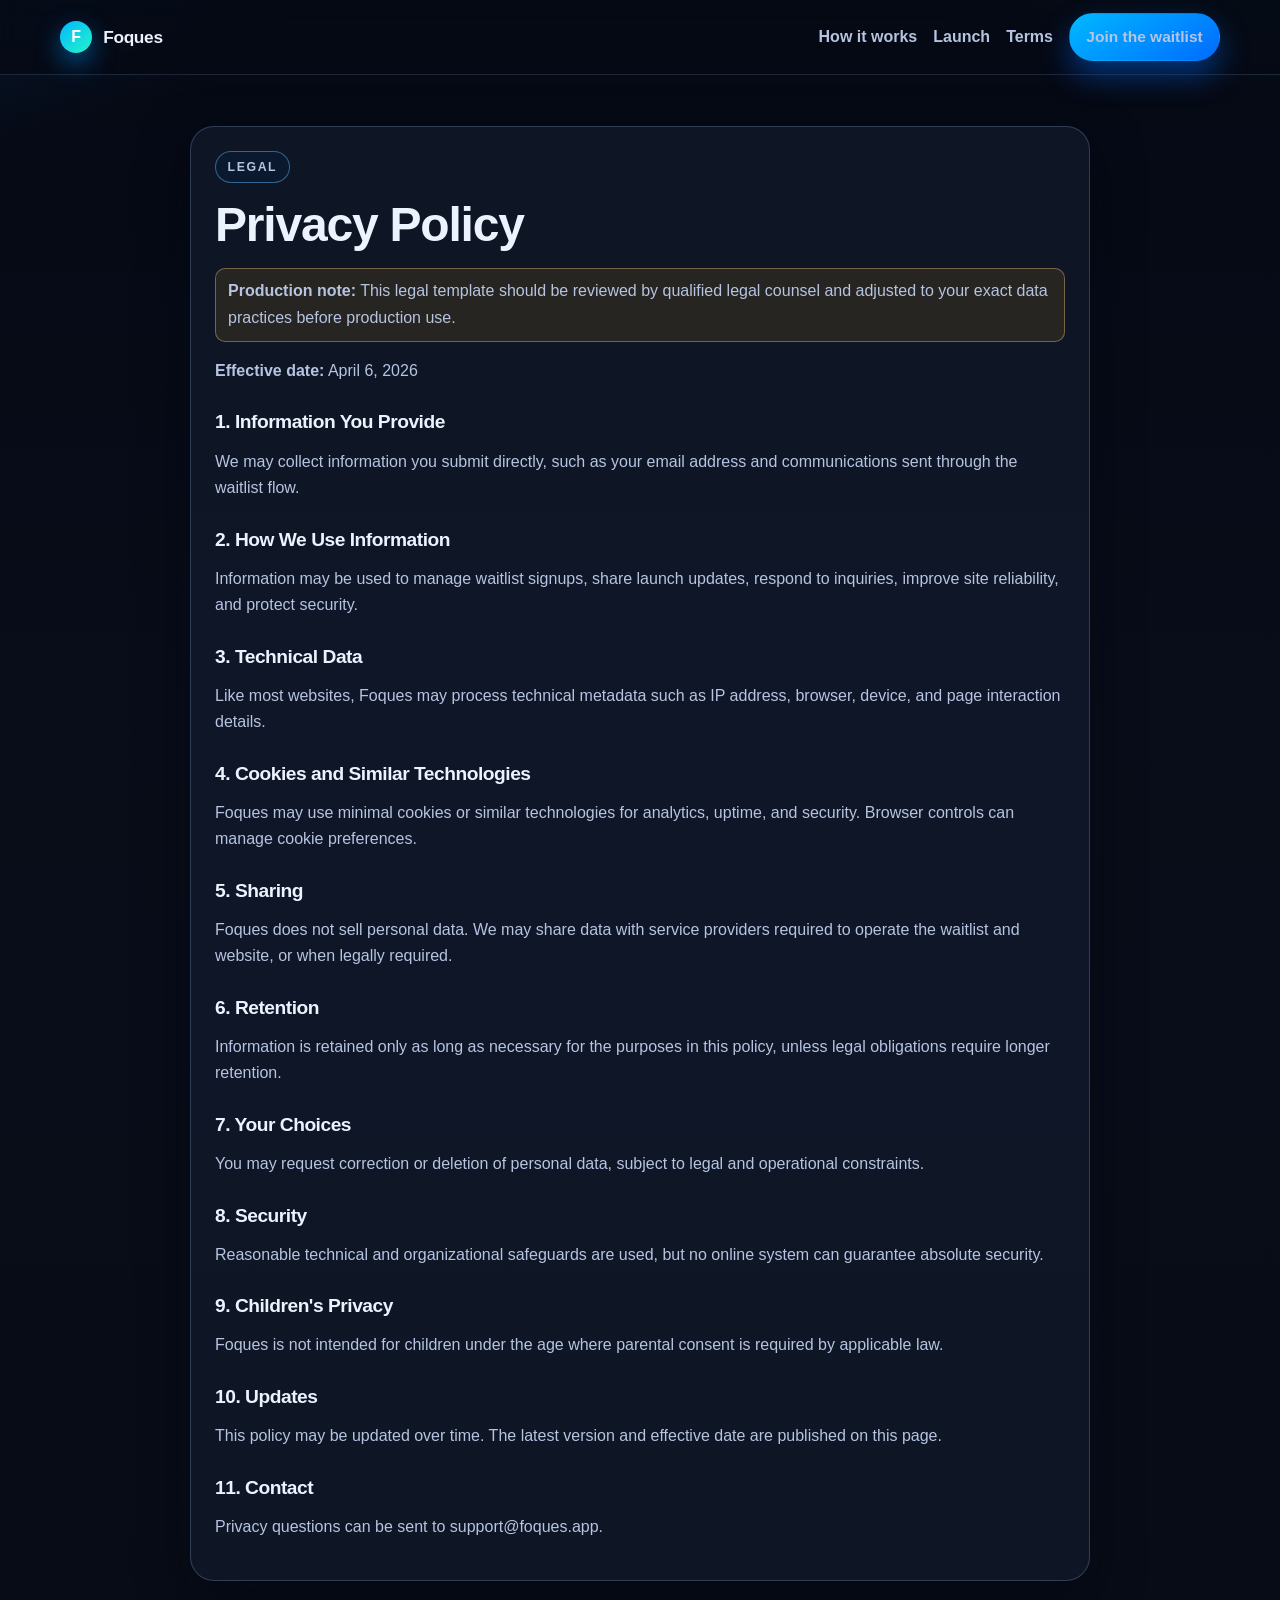
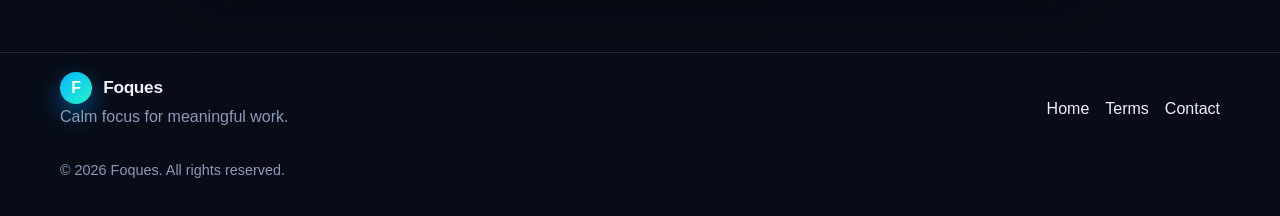
<file: privacy.html>
<!DOCTYPE html>
<html lang="en">
<head>
  <meta charset="UTF-8" />
  <meta name="viewport" content="width=device-width, initial-scale=1.0" />
  <title>Foques Privacy Policy | foques.app</title>
  <meta
    name="description"
    content="Read how Foques handles waitlist and website data, including collection, usage, retention, and your choices."
  />
  <meta property="og:title" content="Foques Privacy Policy" />
  <meta property="og:description" content="Privacy terms for the Foques website and waitlist." />
  <meta property="og:type" content="article" />
  <meta property="og:url" content="https://www.foques.app/privacy" />
  <meta property="og:site_name" content="Foques" />
  <meta property="og:image" content="https://www.foques.app/og-image.svg" />
  <meta property="og:image:alt" content="Foques launch preview" />
  <meta name="twitter:card" content="summary_large_image" />
  <meta name="twitter:image" content="https://www.foques.app/og-image.svg" />
  <meta name="theme-color" content="#060a14" />
  <link rel="canonical" href="https://www.foques.app/privacy" />
  <link rel="icon" href="favicon.svg" type="image/svg+xml" />
  <link rel="stylesheet" href="styles.css" />
</head>
<body>
  <header class="site-header">
    <div class="container nav-row">
      <a class="brand" href="index.html" aria-label="Foques home">
        <span class="brand-mark">F</span>
        <span class="brand-name">Foques</span>
      </a>
      <nav class="site-nav" aria-label="Primary navigation">
        <a href="index.html#how-it-works">How it works</a>
        <a href="index.html#launch">Launch</a>
        <a href="terms.html">Terms</a>
        <a class="button button-sm" href="index.html#waitlist">Join the waitlist</a>
      </nav>
    </div>
  </header>

  <main class="legal-main">
    <article class="container card legal-card">
      <p class="eyebrow">Legal</p>
      <h1>Privacy Policy</h1>
      <p class="legal-note">
        <strong>Production note:</strong> This legal template should be reviewed by qualified legal counsel and adjusted to your exact data practices before production use.
      </p>
      <p class="legal-updated"><strong>Effective date:</strong> April 6, 2026</p>

      <h2>1. Information You Provide</h2>
      <p>We may collect information you submit directly, such as your email address and communications sent through the waitlist flow.</p>

      <h2>2. How We Use Information</h2>
      <p>Information may be used to manage waitlist signups, share launch updates, respond to inquiries, improve site reliability, and protect security.</p>

      <h2>3. Technical Data</h2>
      <p>Like most websites, Foques may process technical metadata such as IP address, browser, device, and page interaction details.</p>

      <h2>4. Cookies and Similar Technologies</h2>
      <p>Foques may use minimal cookies or similar technologies for analytics, uptime, and security. Browser controls can manage cookie preferences.</p>

      <h2>5. Sharing</h2>
      <p>Foques does not sell personal data. We may share data with service providers required to operate the waitlist and website, or when legally required.</p>

      <h2>6. Retention</h2>
      <p>Information is retained only as long as necessary for the purposes in this policy, unless legal obligations require longer retention.</p>

      <h2>7. Your Choices</h2>
      <p>You may request correction or deletion of personal data, subject to legal and operational constraints.</p>

      <h2>8. Security</h2>
      <p>Reasonable technical and organizational safeguards are used, but no online system can guarantee absolute security.</p>

      <h2>9. Children's Privacy</h2>
      <p>Foques is not intended for children under the age where parental consent is required by applicable law.</p>

      <h2>10. Updates</h2>
      <p>This policy may be updated over time. The latest version and effective date are published on this page.</p>

      <h2>11. Contact</h2>
      <p>Privacy questions can be sent to <a href="mailto:support@foques.app">support@foques.app</a>.</p>
    </article>
  </main>

  <footer class="site-footer">
    <div class="container footer-row">
      <div>
        <a class="brand" href="index.html" aria-label="Foques home">
          <span class="brand-mark">F</span>
          <span class="brand-name">Foques</span>
        </a>
        <p class="footer-copy">Calm focus for meaningful work.</p>
      </div>
      <div class="footer-links">
        <a href="index.html">Home</a>
        <a href="terms.html">Terms</a>
        <a href="mailto:support@foques.app">Contact</a>
      </div>
    </div>
    <p class="container copyright">© 2026 Foques. All rights reserved.</p>
  </footer>
</body>
</html>
</file>
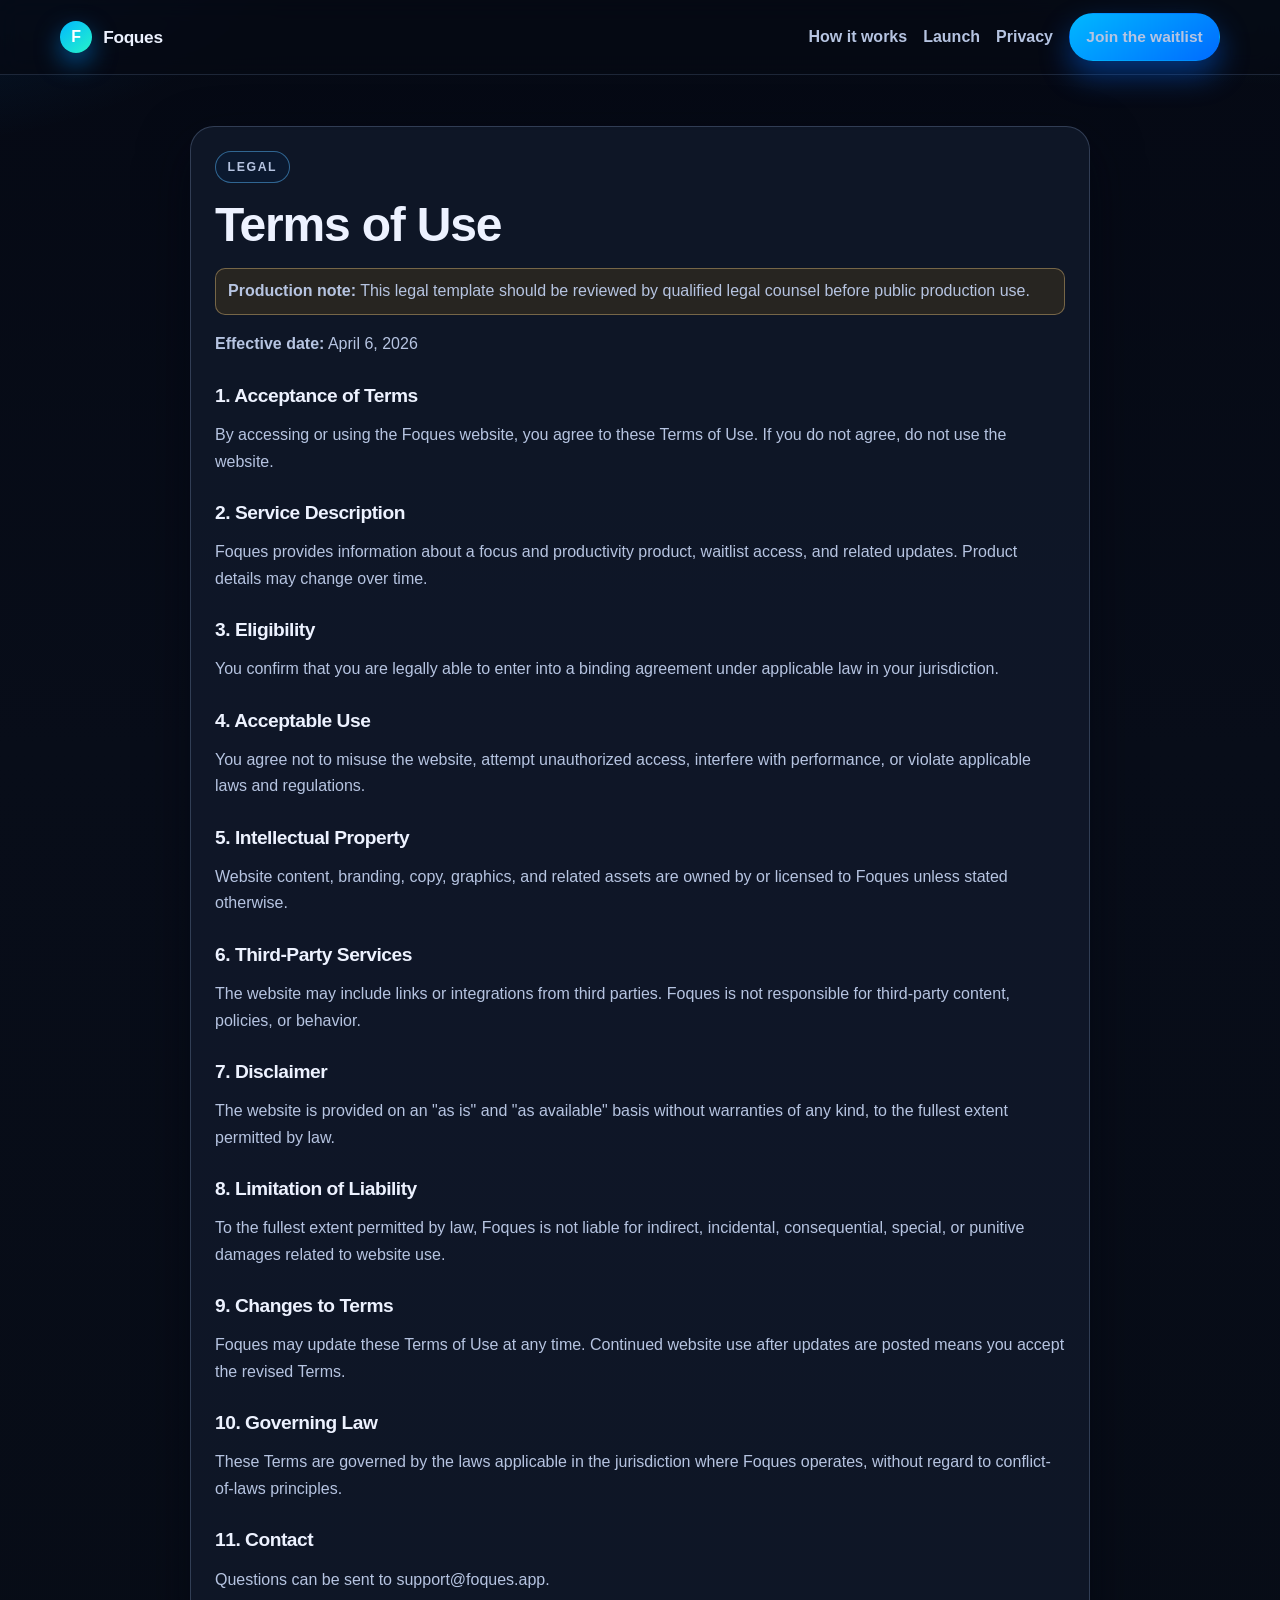
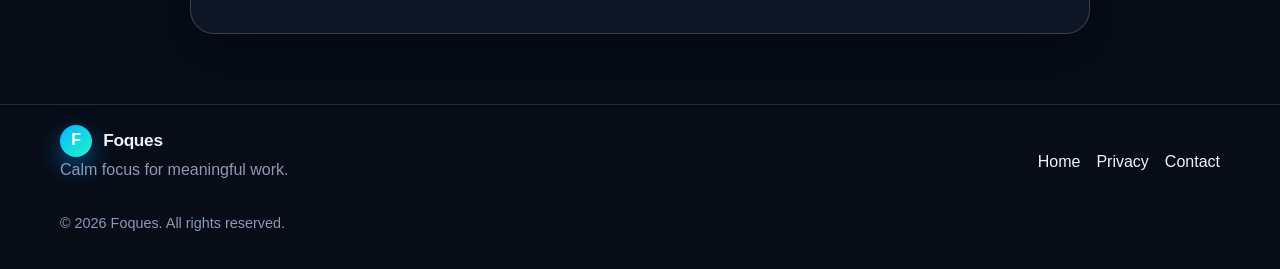
<file: terms.html>
<!DOCTYPE html>
<html lang="en">
<head>
  <meta charset="UTF-8" />
  <meta name="viewport" content="width=device-width, initial-scale=1.0" />
  <title>Foques Terms of Use | foques.app</title>
  <meta
    name="description"
    content="Read the Foques Terms of Use for website access rules, intellectual property, limitations, and contact details."
  />
  <meta property="og:title" content="Foques Terms of Use" />
  <meta property="og:description" content="Terms governing use of the Foques website and waitlist." />
  <meta property="og:type" content="article" />
  <meta property="og:url" content="https://www.foques.app/terms" />
  <meta property="og:site_name" content="Foques" />
  <meta property="og:image" content="https://www.foques.app/og-image.svg" />
  <meta property="og:image:alt" content="Foques launch preview" />
  <meta name="twitter:card" content="summary_large_image" />
  <meta name="twitter:image" content="https://www.foques.app/og-image.svg" />
  <meta name="theme-color" content="#060a14" />
  <link rel="canonical" href="https://www.foques.app/terms" />
  <link rel="icon" href="favicon.svg" type="image/svg+xml" />
  <link rel="stylesheet" href="styles.css" />
</head>
<body>
  <header class="site-header">
    <div class="container nav-row">
      <a class="brand" href="index.html" aria-label="Foques home">
        <span class="brand-mark">F</span>
        <span class="brand-name">Foques</span>
      </a>
      <nav class="site-nav" aria-label="Primary navigation">
        <a href="index.html#how-it-works">How it works</a>
        <a href="index.html#launch">Launch</a>
        <a href="privacy.html">Privacy</a>
        <a class="button button-sm" href="index.html#waitlist">Join the waitlist</a>
      </nav>
    </div>
  </header>

  <main class="legal-main">
    <article class="container card legal-card">
      <p class="eyebrow">Legal</p>
      <h1>Terms of Use</h1>
      <p class="legal-note">
        <strong>Production note:</strong> This legal template should be reviewed by qualified legal counsel before public production use.
      </p>
      <p class="legal-updated"><strong>Effective date:</strong> April 6, 2026</p>

      <h2>1. Acceptance of Terms</h2>
      <p>By accessing or using the Foques website, you agree to these Terms of Use. If you do not agree, do not use the website.</p>

      <h2>2. Service Description</h2>
      <p>Foques provides information about a focus and productivity product, waitlist access, and related updates. Product details may change over time.</p>

      <h2>3. Eligibility</h2>
      <p>You confirm that you are legally able to enter into a binding agreement under applicable law in your jurisdiction.</p>

      <h2>4. Acceptable Use</h2>
      <p>You agree not to misuse the website, attempt unauthorized access, interfere with performance, or violate applicable laws and regulations.</p>

      <h2>5. Intellectual Property</h2>
      <p>Website content, branding, copy, graphics, and related assets are owned by or licensed to Foques unless stated otherwise.</p>

      <h2>6. Third-Party Services</h2>
      <p>The website may include links or integrations from third parties. Foques is not responsible for third-party content, policies, or behavior.</p>

      <h2>7. Disclaimer</h2>
      <p>The website is provided on an "as is" and "as available" basis without warranties of any kind, to the fullest extent permitted by law.</p>

      <h2>8. Limitation of Liability</h2>
      <p>To the fullest extent permitted by law, Foques is not liable for indirect, incidental, consequential, special, or punitive damages related to website use.</p>

      <h2>9. Changes to Terms</h2>
      <p>Foques may update these Terms of Use at any time. Continued website use after updates are posted means you accept the revised Terms.</p>

      <h2>10. Governing Law</h2>
      <p>These Terms are governed by the laws applicable in the jurisdiction where Foques operates, without regard to conflict-of-laws principles.</p>

      <h2>11. Contact</h2>
      <p>Questions can be sent to <a href="mailto:support@foques.app">support@foques.app</a>.</p>
    </article>
  </main>

  <footer class="site-footer">
    <div class="container footer-row">
      <div>
        <a class="brand" href="index.html" aria-label="Foques home">
          <span class="brand-mark">F</span>
          <span class="brand-name">Foques</span>
        </a>
        <p class="footer-copy">Calm focus for meaningful work.</p>
      </div>
      <div class="footer-links">
        <a href="index.html">Home</a>
        <a href="privacy.html">Privacy</a>
        <a href="mailto:support@foques.app">Contact</a>
      </div>
    </div>
    <p class="container copyright">© 2026 Foques. All rights reserved.</p>
  </footer>
</body>
</html>
</file>
<file: styles.css>
:root {
  --bg: #060a14;
  --bg-elev: #0b1120;
  --panel: rgba(16, 24, 41, 0.88);
  --panel-soft: rgba(18, 27, 46, 0.62);
  --line: rgba(142, 166, 205, 0.28);
  --text: #edf2ff;
  --text-soft: #b6c4e1;
  --text-dim: #8a9ab8;
  --accent: #00b8ff;
  --accent-strong: #006bff;
  --accent-cyan: #26f4c9;
  --success: #36d399;
  --warning: #f6c177;
  --error: #ff808f;
  --radius-lg: 24px;
  --radius-md: 16px;
  --radius-sm: 12px;
  --max: 1160px;
  --shadow: 0 18px 50px rgba(1, 5, 16, 0.56);
}

* {
  box-sizing: border-box;
}

html {
  scroll-behavior: smooth;
}

body {
  margin: 0;
  color: var(--text);
  font-family: "Avenir Next", "Nunito Sans", "Segoe UI", sans-serif;
  line-height: 1.65;
  background:
    radial-gradient(90rem 60rem at -10% -10%, rgba(0, 146, 255, 0.24), transparent 35%),
    radial-gradient(75rem 45rem at 100% -10%, rgba(24, 220, 187, 0.2), transparent 38%),
    linear-gradient(180deg, #050914 0%, #080d19 40%, #070c16 100%);
  min-height: 100vh;
}

.ambient-orb {
  position: fixed;
  width: 24rem;
  height: 24rem;
  border-radius: 999px;
  filter: blur(90px);
  pointer-events: none;
  z-index: -1;
}

.orb-left {
  top: 6rem;
  left: -8rem;
  background: rgba(0, 184, 255, 0.26);
}

.orb-right {
  top: 20rem;
  right: -10rem;
  background: rgba(38, 244, 201, 0.2);
}

a {
  color: inherit;
  text-decoration: none;
}

a:hover {
  color: var(--accent);
}

p {
  margin: 0 0 1rem;
  color: var(--text-soft);
}

h1,
h2,
h3 {
  margin: 0 0 1rem;
  line-height: 1.1;
  letter-spacing: -0.025em;
}

h1 {
  font-size: clamp(2.25rem, 5.5vw, 4.5rem);
  max-width: 13ch;
}

h2 {
  font-size: clamp(1.7rem, 3.5vw, 3rem);
}

h3 {
  font-size: 1.16rem;
}

ul {
  margin: 0;
  padding-left: 1.1rem;
  color: var(--text-soft);
}

.container {
  width: min(var(--max), calc(100% - 2rem));
  margin: 0 auto;
}

.section {
  padding: 4.8rem 0;
}

.site-header {
  position: sticky;
  top: 0;
  z-index: 30;
  backdrop-filter: blur(12px);
  background: rgba(6, 10, 20, 0.78);
  border-bottom: 1px solid rgba(120, 145, 184, 0.22);
}

.nav-row {
  min-height: 74px;
  display: flex;
  align-items: center;
  justify-content: space-between;
  gap: 1rem;
}

.brand {
  display: inline-flex;
  align-items: center;
  gap: 0.7rem;
  font-weight: 800;
  letter-spacing: -0.02em;
}

.brand:hover {
  color: var(--text);
}

.brand-mark {
  width: 2rem;
  height: 2rem;
  display: grid;
  place-items: center;
  border-radius: 999px;
  color: white;
  background: linear-gradient(140deg, var(--accent), var(--accent-cyan));
  box-shadow: 0 10px 25px rgba(0, 148, 255, 0.52);
}

.brand-name {
  font-size: 1.08rem;
}

.site-nav {
  display: flex;
  align-items: center;
  flex-wrap: wrap;
  gap: 1rem;
}

.site-nav a {
  color: var(--text-soft);
  font-weight: 600;
}

.eyebrow {
  display: inline-block;
  margin-bottom: 1rem;
  padding: 0.3rem 0.72rem;
  border: 1px solid rgba(89, 186, 255, 0.48);
  border-radius: 999px;
  color: #bff4ff;
  font-size: 0.77rem;
  text-transform: uppercase;
  letter-spacing: 0.13em;
  font-weight: 700;
  background: rgba(10, 30, 56, 0.56);
}

.hero {
  padding-top: 5.6rem;
}

.hero-layout,
.offer-layout {
  display: grid;
  gap: 1.25rem;
  grid-template-columns: 1.1fr 0.9fr;
  align-items: start;
}

.lead {
  font-size: 1.15rem;
  max-width: 58ch;
}

.action-row {
  margin: 1.7rem 0 1rem;
  display: flex;
  gap: 0.75rem;
  flex-wrap: wrap;
}

.button {
  appearance: none;
  border: 1px solid transparent;
  border-radius: 999px;
  padding: 0.9rem 1.3rem;
  font-weight: 700;
  font-size: 0.97rem;
  display: inline-flex;
  align-items: center;
  justify-content: center;
  cursor: pointer;
  color: #f5f9ff;
  background: linear-gradient(145deg, var(--accent), var(--accent-strong));
  box-shadow: 0 14px 30px rgba(0, 107, 255, 0.45);
  transition: transform 0.18s ease, box-shadow 0.2s ease;
}

.button:hover {
  color: #f5f9ff;
  transform: translateY(-1px);
  box-shadow: 0 18px 36px rgba(0, 107, 255, 0.56);
}

.button:active {
  transform: translateY(0);
}

.button.ghost {
  background: rgba(20, 35, 61, 0.55);
  border-color: rgba(102, 188, 255, 0.46);
  box-shadow: none;
  color: #d7e5ff;
}

.button-sm {
  padding: 0.62rem 1.02rem;
}

.button-full {
  width: 100%;
}

.button[disabled] {
  opacity: 0.8;
  cursor: not-allowed;
}

.trust-line {
  padding-left: 1rem;
  display: grid;
  gap: 0.25rem;
}

.trust-line li {
  color: var(--text-soft);
}

.card {
  background: var(--panel);
  border: 1px solid var(--line);
  border-radius: var(--radius-lg);
  box-shadow: var(--shadow);
}

.hero-surface {
  padding: 1rem;
  background:
    linear-gradient(180deg, rgba(28, 44, 72, 0.72), rgba(14, 21, 37, 0.88)),
    var(--panel);
}

.surface-head {
  display: flex;
  gap: 0.45rem;
  margin-bottom: 0.95rem;
}

.surface-head span {
  width: 0.7rem;
  height: 0.7rem;
  border-radius: 999px;
  background: rgba(197, 215, 245, 0.6);
}

.surface-grid {
  display: grid;
  gap: 0.75rem;
}

.mini-panel {
  border-radius: var(--radius-md);
  border: 1px solid rgba(147, 175, 220, 0.28);
  background: rgba(8, 14, 25, 0.56);
  padding: 0.95rem;
}

.mini-panel.primary {
  background: linear-gradient(150deg, rgba(0, 128, 255, 0.38), rgba(24, 64, 148, 0.52));
}

.panel-label {
  margin: 0 0 0.45rem;
  text-transform: uppercase;
  font-weight: 700;
  letter-spacing: 0.11em;
  font-size: 0.73rem;
  color: #9eeeff;
}

.mini-panel h2,
.mini-panel h3 {
  font-size: 1.05rem;
  margin-bottom: 0.45rem;
}

.section-copy {
  max-width: 60ch;
}

.section-copy.narrow {
  max-width: 48ch;
}

.quiet {
  color: var(--text-dim);
}

.waitlist-card {
  padding: 1.4rem;
}

.offer-chip {
  display: inline-flex;
  align-items: center;
  padding: 0.34rem 0.72rem;
  border-radius: 999px;
  border: 1px solid rgba(38, 244, 201, 0.45);
  background: rgba(17, 70, 84, 0.44);
  color: #bcfff1;
  font-size: 0.82rem;
  margin-bottom: 0.85rem;
}

.waitlist-card form {
  display: grid;
  gap: 0.66rem;
}

.waitlist-card label {
  font-size: 0.89rem;
  font-weight: 600;
  color: #d3e2ff;
}

.waitlist-card input {
  border-radius: 12px;
  border: 1px solid rgba(138, 168, 212, 0.38);
  background: rgba(8, 13, 23, 0.7);
  color: #edf4ff;
  padding: 0.8rem 0.86rem;
  font-size: 1rem;
}

.waitlist-card input::placeholder {
  color: rgba(161, 181, 214, 0.82);
}

.honeypot {
  position: absolute;
  width: 1px;
  height: 1px;
  overflow: hidden;
  clip-path: inset(50%);
  white-space: nowrap;
}

.form-status {
  min-height: 1.75rem;
  margin-top: 0.9rem;
  margin-bottom: 0.7rem;
  padding: 0.45rem 0.62rem;
  border-radius: 10px;
  border: 1px solid transparent;
  color: var(--text-soft);
}

.form-status:empty {
  margin: 0;
  min-height: 0;
  padding: 0;
  border: 0;
}

.form-status.success {
  border-color: rgba(75, 205, 161, 0.45);
  background: rgba(20, 63, 53, 0.6);
  color: #b8f9e1;
}

.form-status.info {
  border-color: rgba(85, 177, 255, 0.5);
  background: rgba(15, 48, 96, 0.5);
  color: #d7efff;
}

.form-status.error {
  border-color: rgba(237, 114, 130, 0.45);
  background: rgba(86, 26, 39, 0.5);
  color: #ffd3d9;
}

.form-helper {
  margin: 0;
  color: var(--text-dim);
  font-size: 0.9rem;
}

.form-helper a {
  text-decoration: underline;
  text-decoration-color: rgba(150, 181, 233, 0.5);
  text-underline-offset: 2px;
}

.launch-card {
  padding: 1.5rem;
  text-align: center;
  background:
    radial-gradient(circle at top, rgba(0, 142, 255, 0.26), transparent 60%),
    var(--panel);
}

.launch-note {
  color: var(--text-dim);
  margin-bottom: 1.2rem;
}

.countdown-grid {
  display: grid;
  grid-template-columns: repeat(4, minmax(0, 1fr));
  gap: 0.7rem;
  margin: 1.2rem 0 1rem;
}

.time-box {
  border: 1px solid rgba(132, 161, 209, 0.3);
  background: rgba(9, 16, 30, 0.8);
  border-radius: var(--radius-md);
  padding: 0.85rem 0.55rem;
}

.time-value {
  display: block;
  font-size: clamp(1.7rem, 4vw, 2.6rem);
  line-height: 1;
  font-variant-numeric: tabular-nums;
  letter-spacing: -0.02em;
  min-height: 2.1rem;
}

.time-label {
  margin-top: 0.3rem;
  display: block;
  color: var(--text-dim);
  font-size: 0.78rem;
  text-transform: uppercase;
  letter-spacing: 0.1em;
}

.release-state {
  margin: 1.3rem auto;
  max-width: 34rem;
  border: 1px solid rgba(73, 224, 164, 0.4);
  background: rgba(16, 60, 49, 0.52);
  border-radius: var(--radius-md);
  padding: 0.95rem;
}

.release-state h3 {
  margin-bottom: 0.4rem;
}

.launch-support {
  margin-bottom: 0;
}

.benefit-grid {
  display: grid;
  grid-template-columns: repeat(3, minmax(0, 1fr));
  gap: 0.9rem;
}

.benefit-card {
  padding: 1.05rem;
  border-radius: var(--radius-md);
  background: var(--panel-soft);
}

.benefit-card h3 {
  margin-bottom: 0.5rem;
}

.steps-grid {
  display: grid;
  grid-template-columns: repeat(3, minmax(0, 1fr));
  gap: 0.9rem;
}

.step-card {
  padding: 1.1rem;
  border-radius: var(--radius-md);
}

.step-number {
  display: inline-block;
  margin-bottom: 0.65rem;
  color: #7ce7ff;
  letter-spacing: 0.08em;
  font-size: 0.8rem;
  font-weight: 700;
}

.bento-grid {
  display: grid;
  gap: 0.9rem;
  grid-template-columns: repeat(3, minmax(0, 1fr));
}

.bento-card {
  padding: 1.05rem;
  border-radius: var(--radius-md);
  background: rgba(16, 25, 43, 0.78);
}

.bento-card.tall {
  grid-row: span 2;
}

.bento-card.wide {
  grid-column: span 2;
}

.philosophy-card,
.final-cta {
  padding: 1.35rem;
}

.philosophy-card {
  text-align: center;
  max-width: 62rem;
}

.final-cta {
  display: flex;
  justify-content: space-between;
  align-items: center;
  gap: 1.25rem;
  background:
    radial-gradient(circle at 20% 0%, rgba(0, 142, 255, 0.32), transparent 45%),
    var(--panel);
}

.site-footer {
  padding: 1.2rem 0 2.1rem;
  border-top: 1px solid rgba(116, 140, 180, 0.24);
}

.footer-row,
.footer-links {
  display: flex;
  justify-content: space-between;
  align-items: center;
  gap: 1rem;
  flex-wrap: wrap;
}

.footer-copy,
.copyright {
  color: var(--text-dim);
}

.copyright {
  margin: 0.8rem auto 0;
  font-size: 0.9rem;
}

.legal-main {
  padding: 3.2rem 0 4.4rem;
}

.legal-card {
  max-width: 900px;
  margin: 0 auto;
  padding: 1.5rem;
}

.legal-card h1 {
  font-size: clamp(2rem, 4vw, 3rem);
}

.legal-card h2 {
  margin-top: 1.7rem;
  font-size: 1.2rem;
}

.legal-card p,
.legal-card li {
  color: var(--text-soft);
}

.legal-note {
  border: 1px solid rgba(238, 199, 128, 0.4);
  background: rgba(72, 56, 30, 0.45);
  padding: 0.6rem 0.75rem;
  border-radius: 10px;
}

.legal-updated {
  color: #c3d8ff;
}

.is-released .offer-chip {
  border-color: rgba(246, 193, 119, 0.42);
  background: rgba(89, 67, 24, 0.45);
  color: #ffe0aa;
}

.offer-claimed .offer-chip {
  border-color: rgba(246, 193, 119, 0.42);
  background: rgba(89, 67, 24, 0.45);
  color: #ffe0aa;
}

a:focus-visible,
button:focus-visible,
input:focus-visible {
  outline: 3px solid rgba(68, 214, 255, 0.9);
  outline-offset: 2px;
}

@media (max-width: 1020px) {
  .hero-layout,
  .offer-layout,
  .benefit-grid,
  .steps-grid,
  .final-cta {
    grid-template-columns: 1fr;
    display: grid;
  }

  .bento-grid {
    grid-template-columns: 1fr 1fr;
  }

  .bento-card.tall,
  .bento-card.wide {
    grid-row: auto;
    grid-column: auto;
  }
}

@media (max-width: 760px) {
  .site-nav {
    width: 100%;
    justify-content: flex-start;
    gap: 0.72rem;
  }

  .site-nav a {
    font-size: 0.92rem;
  }

  .nav-row {
    align-items: flex-start;
    padding: 0.85rem 0;
  }

  .section {
    padding: 3.65rem 0;
  }

  .hero {
    padding-top: 4.4rem;
  }

  .countdown-grid {
    grid-template-columns: repeat(2, minmax(0, 1fr));
  }

  .bento-grid {
    grid-template-columns: 1fr;
  }
}

@media (prefers-reduced-motion: reduce) {
  html {
    scroll-behavior: auto;
  }

  *,
  *::before,
  *::after {
    animation: none !important;
    transition: none !important;
  }
}
</file>
